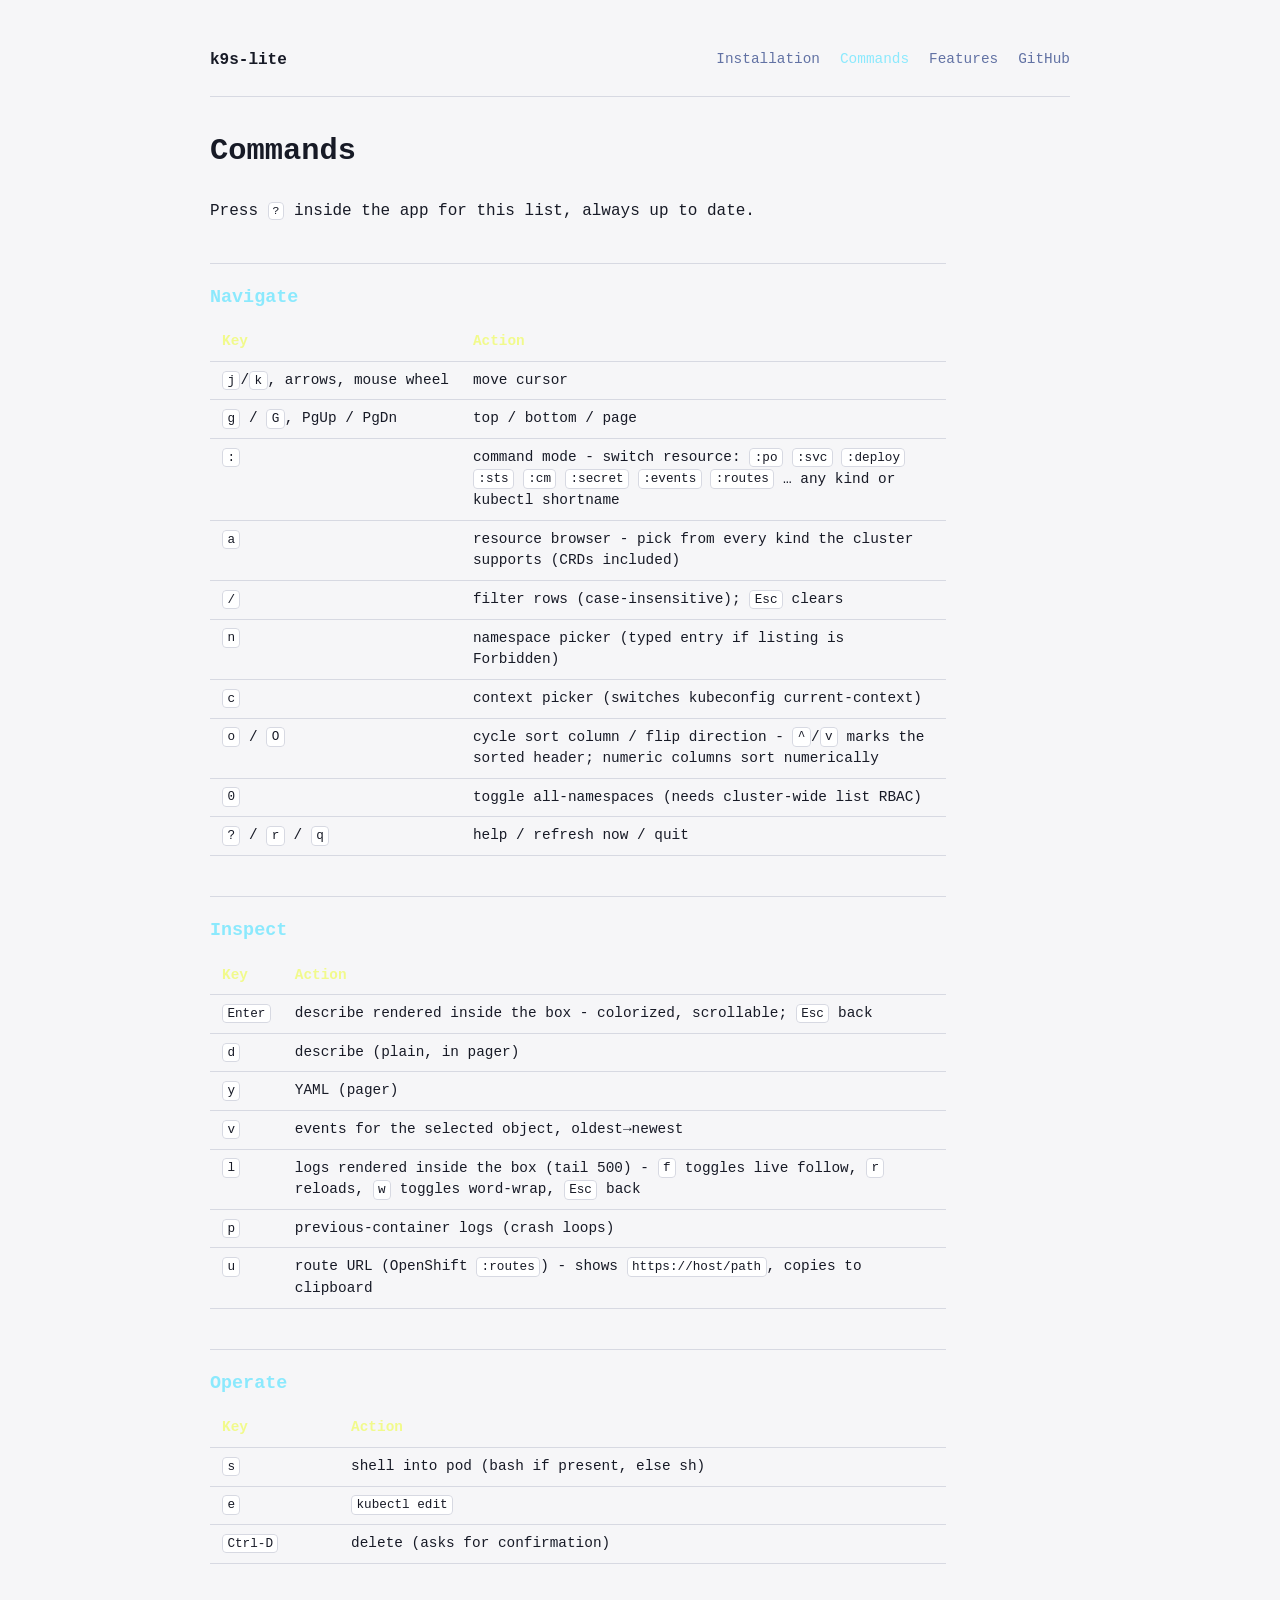
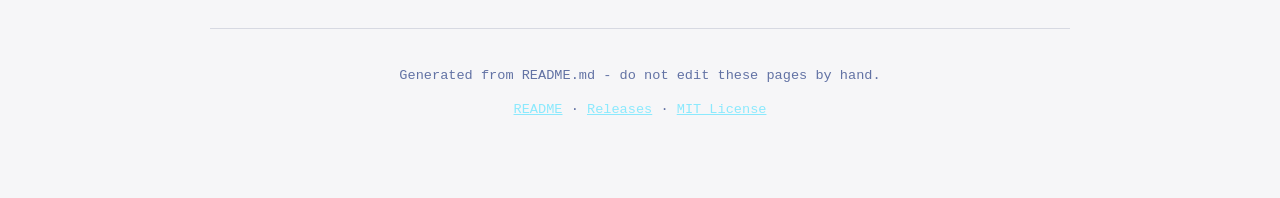
<file: docs/commands.html>
<!doctype html>
<html lang="en">
<head>
<meta charset="utf-8">
<meta name="viewport" content="width=device-width, initial-scale=1">
<title>Commands - k9s-lite</title>
<link rel="stylesheet" href="k9l.css">
</head>
<body>
<div class="wrap">
<nav class="docnav">
  <a class="brand" href="./">k9s-lite</a>
  <a href="install.html">Installation</a>
  <a href="commands.html" class="active">Commands</a>
  <a href="features.html">Features</a>
  <a href="https://github.com/bguruprasad/k9s-lite">GitHub</a>
</nav>
<main class="doc">
<h1>Commands</h1>
<p>
Press <code>?</code> inside the app for this list, always up to date.
</p>
<h2>Navigate</h2>
<div class="tablewrap"><table><thead><tr>
<th>Key</th>
<th>Action</th>
</tr></thead><tbody>
<tr>
<td><code>j</code>/<code>k</code>, arrows, mouse wheel</td>
<td>move cursor</td>
</tr>
<tr>
<td><code>g</code> / <code>G</code>, PgUp / PgDn</td>
<td>top / bottom / page</td>
</tr>
<tr>
<td><code>:</code></td>
<td>command mode - switch resource: <code>:po</code> <code>:svc</code> <code>:deploy</code> <code>:sts</code> <code>:cm</code> <code>:secret</code> <code>:events</code> <code>:routes</code> … any kind or kubectl shortname</td>
</tr>
<tr>
<td><code>a</code></td>
<td>resource browser - pick from every kind the cluster supports (CRDs included)</td>
</tr>
<tr>
<td><code>/</code></td>
<td>filter rows (case-insensitive); <code>Esc</code> clears</td>
</tr>
<tr>
<td><code>n</code></td>
<td>namespace picker (typed entry if listing is Forbidden)</td>
</tr>
<tr>
<td><code>c</code></td>
<td>context picker (switches kubeconfig current-context)</td>
</tr>
<tr>
<td><code>o</code> / <code>O</code></td>
<td>cycle sort column / flip direction - <code>^</code>/<code>v</code> marks the sorted header; numeric columns sort numerically</td>
</tr>
<tr>
<td><code>0</code></td>
<td>toggle all-namespaces (needs cluster-wide list RBAC)</td>
</tr>
<tr>
<td><code>?</code> / <code>r</code> / <code>q</code></td>
<td>help / refresh now / quit</td>
</tr>
</tbody></table></div>
<h2>Inspect</h2>
<div class="tablewrap"><table><thead><tr>
<th>Key</th>
<th>Action</th>
</tr></thead><tbody>
<tr>
<td><code>Enter</code></td>
<td>describe rendered inside the box - colorized, scrollable; <code>Esc</code> back</td>
</tr>
<tr>
<td><code>d</code></td>
<td>describe (plain, in pager)</td>
</tr>
<tr>
<td><code>y</code></td>
<td>YAML (pager)</td>
</tr>
<tr>
<td><code>v</code></td>
<td>events for the selected object, oldest→newest</td>
</tr>
<tr>
<td><code>l</code></td>
<td>logs rendered inside the box (tail 500) - <code>f</code> toggles live follow, <code>r</code> reloads, <code>w</code> toggles word-wrap, <code>Esc</code> back</td>
</tr>
<tr>
<td><code>p</code></td>
<td>previous-container logs (crash loops)</td>
</tr>
<tr>
<td><code>u</code></td>
<td>route URL (OpenShift <code>:routes</code>) - shows <code>https://host/path</code>, copies to clipboard</td>
</tr>
</tbody></table></div>
<h2>Operate</h2>
<div class="tablewrap"><table><thead><tr>
<th>Key</th>
<th>Action</th>
</tr></thead><tbody>
<tr>
<td><code>s</code></td>
<td>shell into pod (bash if present, else sh)</td>
</tr>
<tr>
<td><code>e</code></td>
<td><code>kubectl edit</code></td>
</tr>
<tr>
<td><code>Ctrl-D</code></td>
<td>delete (asks for confirmation)</td>
</tr>
</tbody></table></div>
</main>
<footer>
  <p>Generated from README.md - do not edit these pages by hand.</p>
  <p>
    <a href="https://github.com/bguruprasad/k9s-lite">README</a> &middot;
    <a href="https://github.com/bguruprasad/k9s-lite/releases">Releases</a> &middot;
    <a href="https://github.com/bguruprasad/k9s-lite/blob/main/LICENSE">MIT License</a>
  </p>
</footer>
</div>
</body>
</html>
</file>
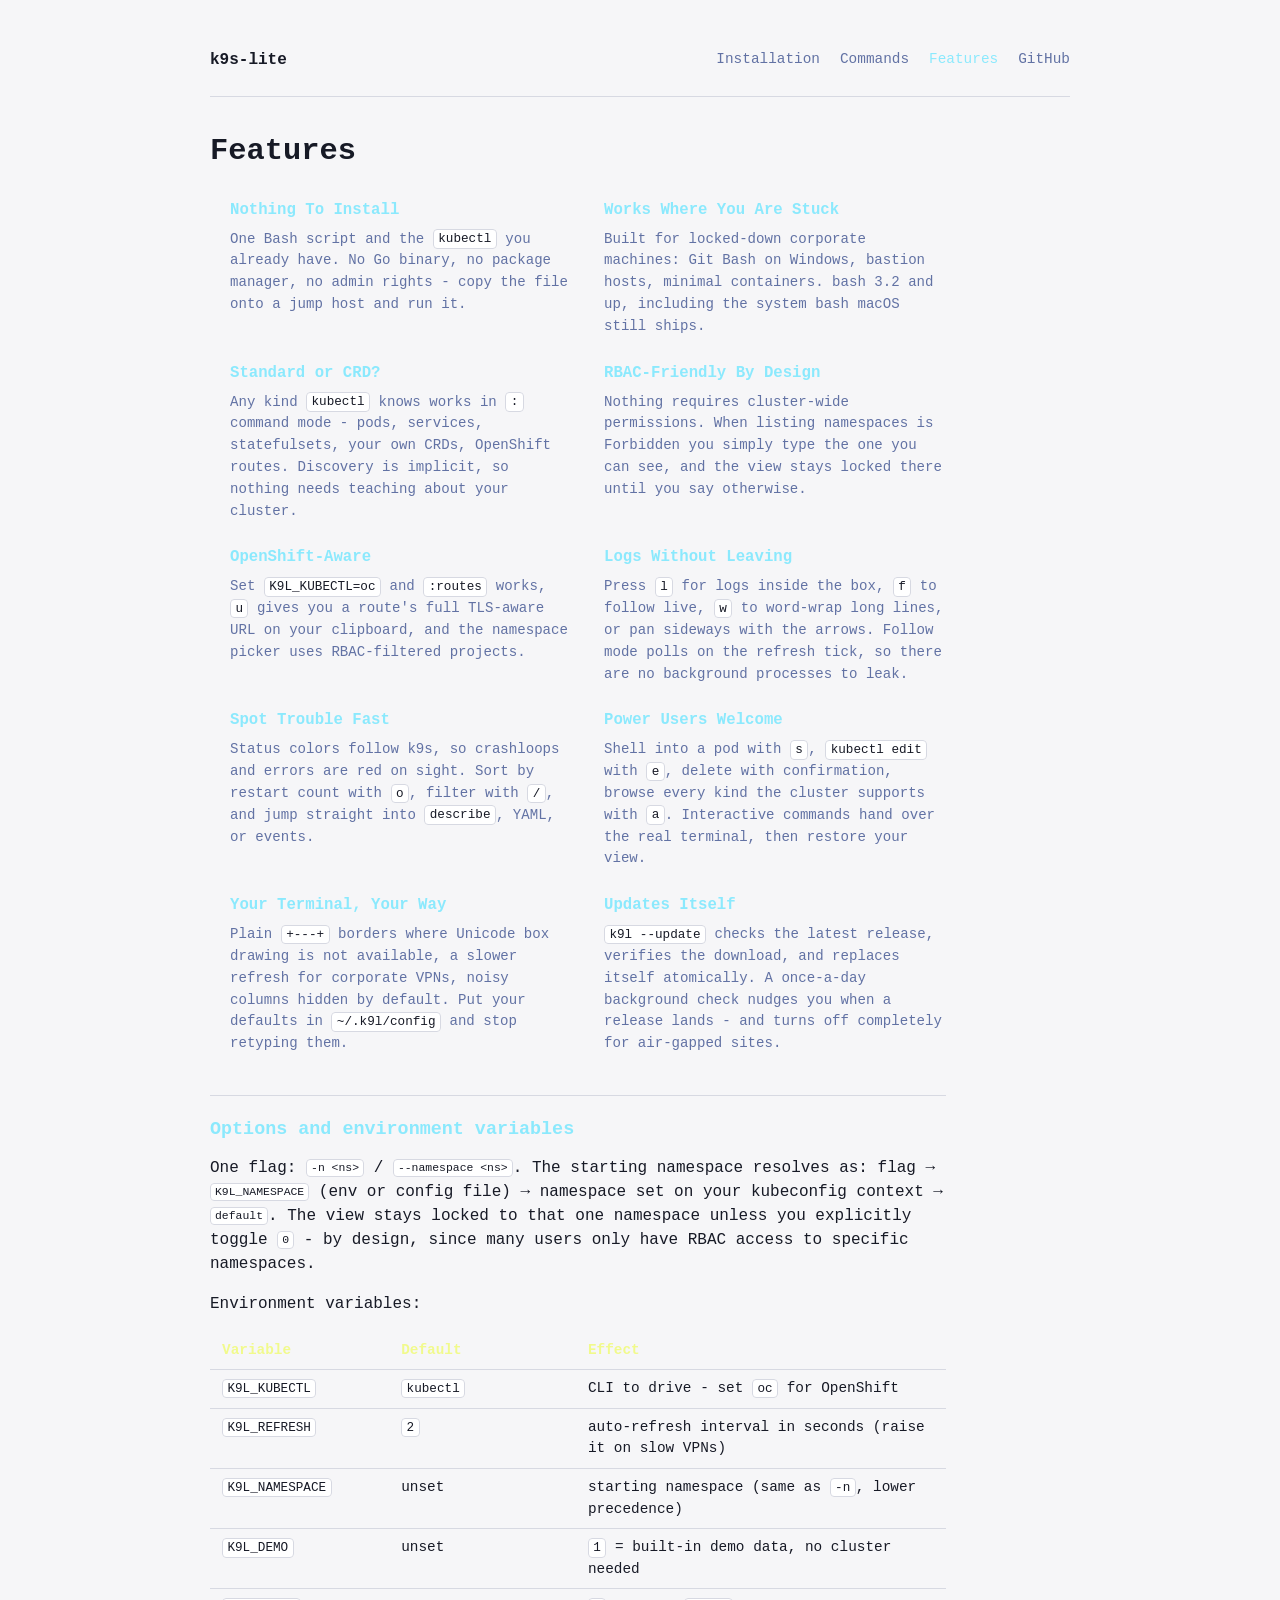
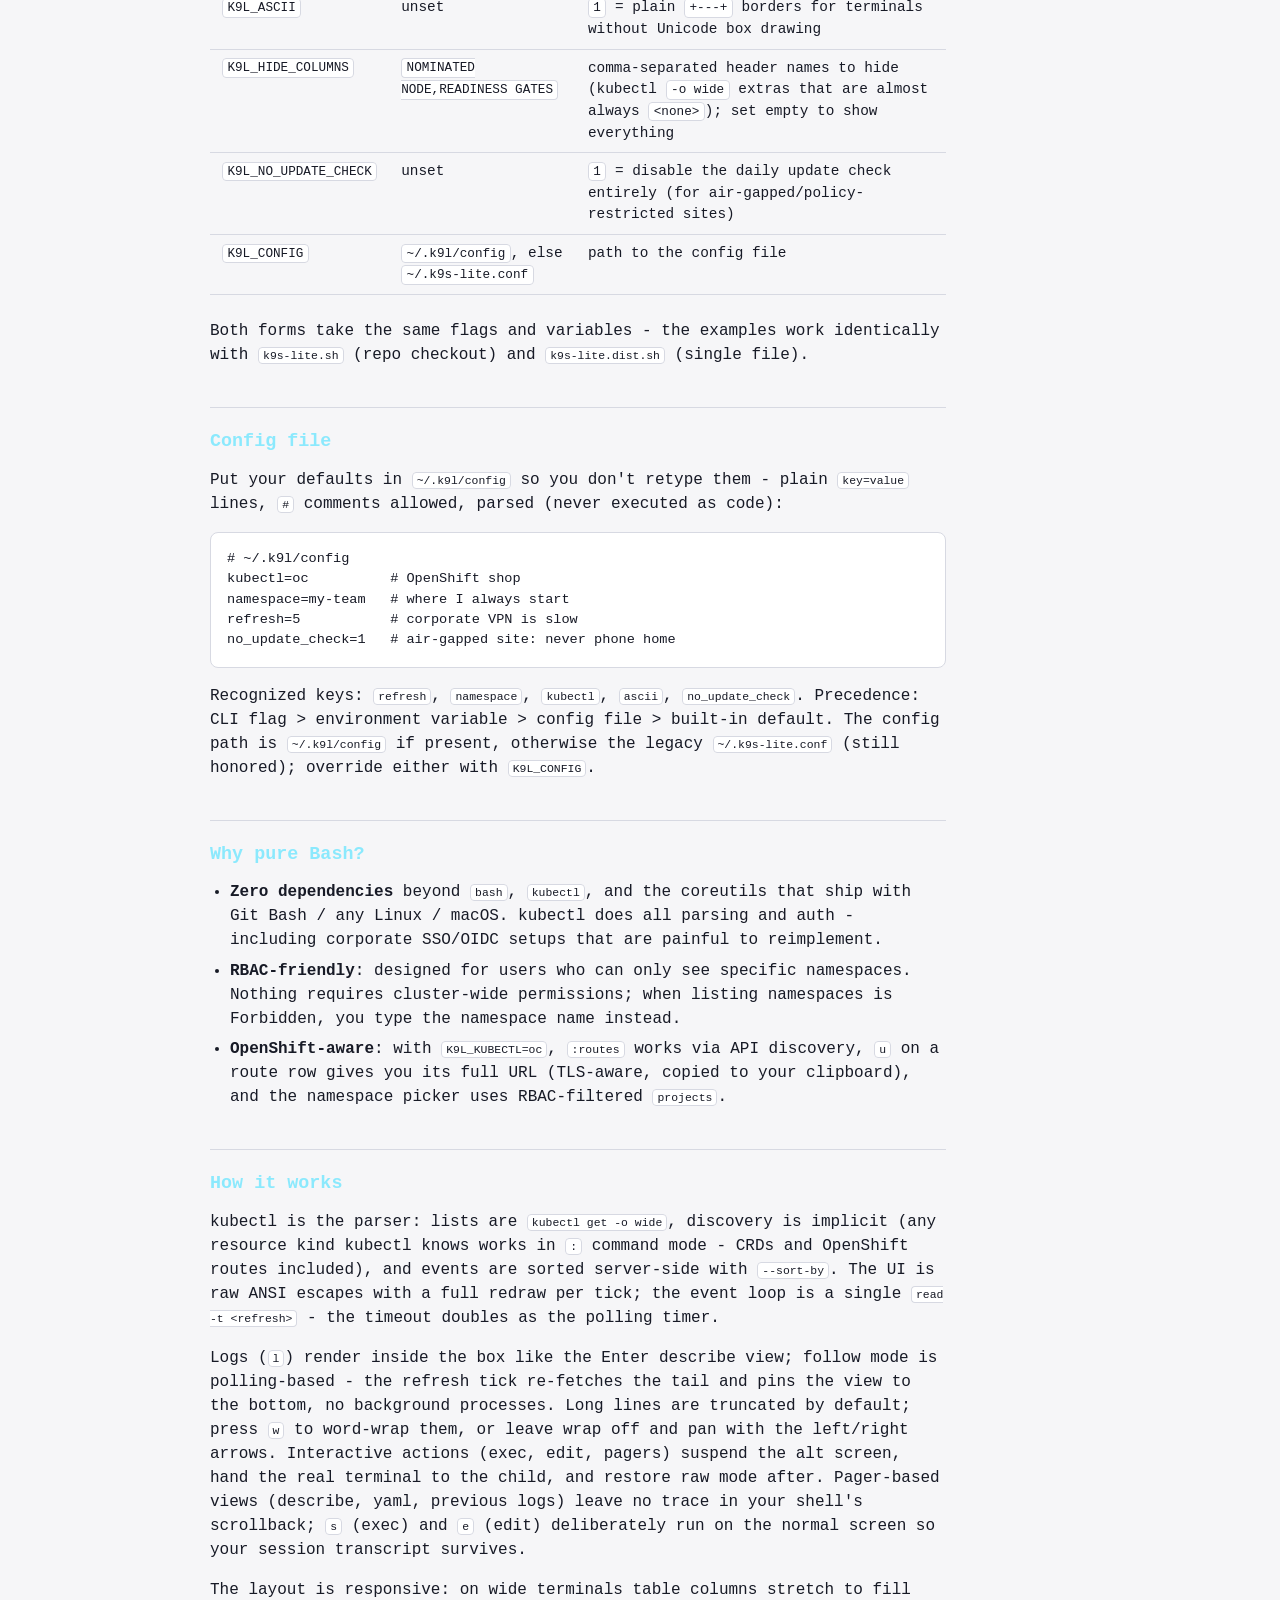
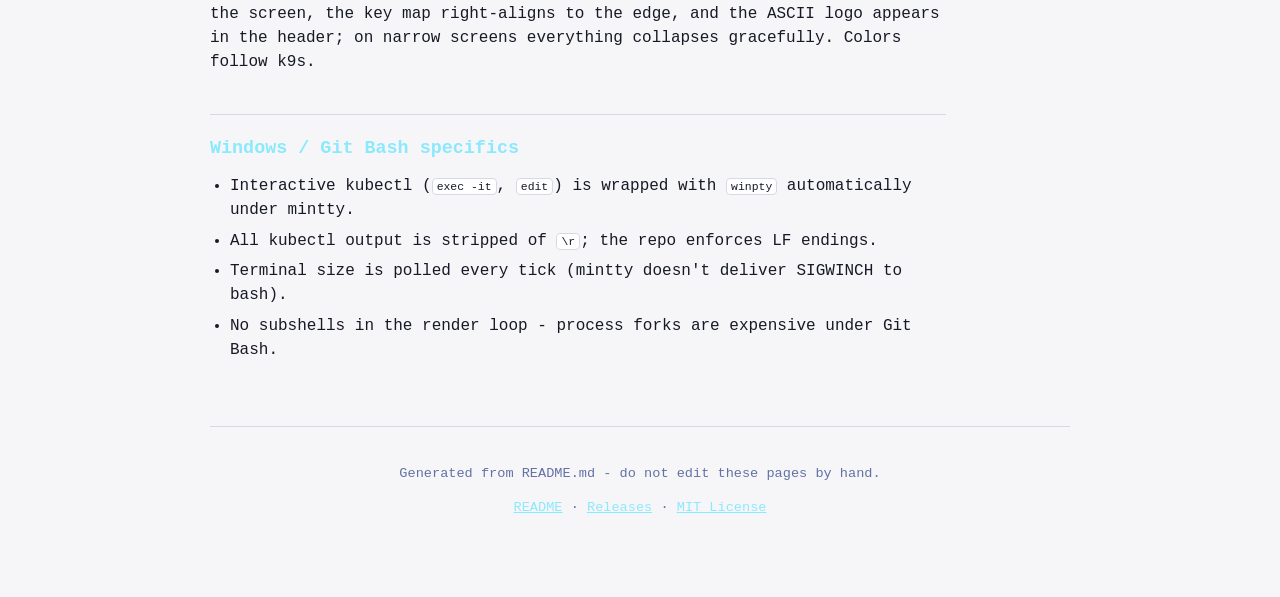
<file: docs/features.html>
<!doctype html>
<html lang="en">
<head>
<meta charset="utf-8">
<meta name="viewport" content="width=device-width, initial-scale=1">
<title>Features - k9s-lite</title>
<link rel="stylesheet" href="k9l.css">
</head>
<body>
<div class="wrap">
<nav class="docnav">
  <a class="brand" href="./">k9s-lite</a>
  <a href="install.html">Installation</a>
  <a href="commands.html">Commands</a>
  <a href="features.html" class="active">Features</a>
  <a href="https://github.com/bguruprasad/k9s-lite">GitHub</a>
</nav>
<main class="doc">
<h1>Features</h1>
    <ul class="featurelist">
      <li>
        <h3>Nothing To Install</h3>
        <p>One Bash script and the <code>kubectl</code> you already have. No Go
          binary, no package manager, no admin rights - copy the file onto a
          jump host and run it.</p>
      </li>
      <li>
        <h3>Works Where You Are Stuck</h3>
        <p>Built for locked-down corporate machines: Git Bash on Windows,
          bastion hosts, minimal containers. bash 3.2 and up, including the
          system bash macOS still ships.</p>
      </li>
      <li>
        <h3>Standard or CRD?</h3>
        <p>Any kind <code>kubectl</code> knows works in <code>:</code> command
          mode - pods, services, statefulsets, your own CRDs, OpenShift routes.
          Discovery is implicit, so nothing needs teaching about your cluster.</p>
      </li>
      <li>
        <h3>RBAC-Friendly By Design</h3>
        <p>Nothing requires cluster-wide permissions. When listing namespaces is
          Forbidden you simply type the one you can see, and the view stays
          locked there until you say otherwise.</p>
      </li>
      <li>
        <h3>OpenShift-Aware</h3>
        <p>Set <code>K9L_KUBECTL=oc</code> and <code>:routes</code> works,
          <code>u</code> gives you a route's full TLS-aware URL on your
          clipboard, and the namespace picker uses RBAC-filtered projects.</p>
      </li>
      <li>
        <h3>Logs Without Leaving</h3>
        <p>Press <code>l</code> for logs inside the box, <code>f</code> to
          follow live, <code>w</code> to word-wrap long lines, or pan sideways
          with the arrows. Follow mode polls on the refresh tick, so there are
          no background processes to leak.</p>
      </li>
      <li>
        <h3>Spot Trouble Fast</h3>
        <p>Status colors follow k9s, so crashloops and errors are red on sight.
          Sort by restart count with <code>o</code>, filter with <code>/</code>,
          and jump straight into <code>describe</code>, YAML, or events.</p>
      </li>
      <li>
        <h3>Power Users Welcome</h3>
        <p>Shell into a pod with <code>s</code>, <code>kubectl edit</code> with
          <code>e</code>, delete with confirmation, browse every kind the
          cluster supports with <code>a</code>. Interactive commands hand over
          the real terminal, then restore your view.</p>
      </li>
      <li>
        <h3>Your Terminal, Your Way</h3>
        <p>Plain <code>+---+</code> borders where Unicode box drawing is not
          available, a slower refresh for corporate VPNs, noisy columns hidden
          by default. Put your defaults in <code>~/.k9l/config</code> and stop
          retyping them.</p>
      </li>
      <li>
        <h3>Updates Itself</h3>
        <p><code>k9l --update</code> checks the latest release, verifies the
          download, and replaces itself atomically. A once-a-day background
          check nudges you when a release lands - and turns off completely for
          air-gapped sites.</p>
      </li>
    </ul>
<h2>Options and environment variables</h2>
<p>
One flag: <code>-n &lt;ns&gt;</code> / <code>--namespace &lt;ns&gt;</code>. The starting namespace resolves as:
flag → <code>K9L_NAMESPACE</code> (env or config file) → namespace set on your kubeconfig
context → <code>default</code>. The view stays locked to that one namespace unless you
explicitly toggle <code>0</code> - by design, since many users only have RBAC access to
specific namespaces.
</p>
<p>
Environment variables:
</p>
<div class="tablewrap"><table><thead><tr>
<th>Variable</th>
<th>Default</th>
<th>Effect</th>
</tr></thead><tbody>
<tr>
<td><code>K9L_KUBECTL</code></td>
<td><code>kubectl</code></td>
<td>CLI to drive - set <code>oc</code> for OpenShift</td>
</tr>
<tr>
<td><code>K9L_REFRESH</code></td>
<td><code>2</code></td>
<td>auto-refresh interval in seconds (raise it on slow VPNs)</td>
</tr>
<tr>
<td><code>K9L_NAMESPACE</code></td>
<td>unset</td>
<td>starting namespace (same as <code>-n</code>, lower precedence)</td>
</tr>
<tr>
<td><code>K9L_DEMO</code></td>
<td>unset</td>
<td><code>1</code> = built-in demo data, no cluster needed</td>
</tr>
<tr>
<td><code>K9L_ASCII</code></td>
<td>unset</td>
<td><code>1</code> = plain <code>+---+</code> borders for terminals without Unicode box drawing</td>
</tr>
<tr>
<td><code>K9L_HIDE_COLUMNS</code></td>
<td><code>NOMINATED NODE,READINESS GATES</code></td>
<td>comma-separated header names to hide (kubectl <code>-o wide</code> extras that are almost always <code>&lt;none&gt;</code>); set empty to show everything</td>
</tr>
<tr>
<td><code>K9L_NO_UPDATE_CHECK</code></td>
<td>unset</td>
<td><code>1</code> = disable the daily update check entirely (for air-gapped/policy-restricted sites)</td>
</tr>
<tr>
<td><code>K9L_CONFIG</code></td>
<td><code>~/.k9l/config</code>, else <code>~/.k9s-lite.conf</code></td>
<td>path to the config file</td>
</tr>
</tbody></table></div>
<p>
Both forms take the same flags and variables - the examples work identically
with <code>k9s-lite.sh</code> (repo checkout) and <code>k9s-lite.dist.sh</code> (single file).
</p>
<h2>Config file</h2>
<p>
Put your defaults in <code>~/.k9l/config</code> so you don't retype them - plain
<code>key=value</code> lines, <code>#</code> comments allowed, parsed (never executed as code):
</p>
<pre><code># ~/.k9l/config
kubectl=oc          # OpenShift shop
namespace=my-team   # where I always start
refresh=5           # corporate VPN is slow
no_update_check=1   # air-gapped site: never phone home</code></pre>
<p>
Recognized keys: <code>refresh</code>, <code>namespace</code>, <code>kubectl</code>, <code>ascii</code>, <code>no_update_check</code>.
Precedence: CLI flag &gt; environment variable &gt; config file &gt; built-in default.
The config path is <code>~/.k9l/config</code> if present, otherwise the legacy
<code>~/.k9s-lite.conf</code> (still honored); override either with <code>K9L_CONFIG</code>.
</p>
<h2>Why pure Bash?</h2>
<ul>
<li><strong>Zero dependencies</strong> beyond <code>bash</code>, <code>kubectl</code>, and the coreutils that ship
 with Git Bash / any Linux / macOS. kubectl does all parsing and auth -
 including corporate SSO/OIDC setups that are painful to reimplement.
</li>
<li><strong>RBAC-friendly</strong>: designed for users who can only see specific namespaces.
 Nothing requires cluster-wide permissions; when listing namespaces is
 Forbidden, you type the namespace name instead.
</li>
<li><strong>OpenShift-aware</strong>: with <code>K9L_KUBECTL=oc</code>, <code>:routes</code> works via API
 discovery, <code>u</code> on a route row gives you its full URL (TLS-aware, copied
 to your clipboard), and the namespace picker uses RBAC-filtered <code>projects</code>.
</li>
</ul>
<h2>How it works</h2>
<p>
kubectl is the parser: lists are <code>kubectl get -o wide</code>, discovery is implicit
(any resource kind kubectl knows works in <code>:</code> command mode - CRDs and OpenShift
routes included), and events are sorted server-side with <code>--sort-by</code>. The UI is
raw ANSI escapes with a full redraw per tick; the event loop is a single
<code>read -t &lt;refresh&gt;</code> - the timeout doubles as the polling timer.
</p>
<p>
Logs (<code>l</code>) render inside the box like the Enter describe view; follow mode is
polling-based - the refresh tick re-fetches the tail and pins the view to the
bottom, no background processes. Long lines are truncated by default; press
<code>w</code> to word-wrap them, or leave wrap off and pan with the left/right arrows.
Interactive actions (exec, edit, pagers)
suspend the alt screen, hand the real terminal to the child, and restore raw
mode after. Pager-based views (describe, yaml, previous logs) leave no trace
in your shell's scrollback; <code>s</code> (exec) and <code>e</code> (edit) deliberately run on the
normal screen so your session transcript survives.
</p>
<p>
The layout is responsive: on wide terminals table columns stretch to fill the
screen, the key map right-aligns to the edge, and the ASCII logo appears in the
header; on narrow screens everything collapses gracefully. Colors follow k9s.
</p>
<h2>Windows / Git Bash specifics</h2>
<ul>
<li>Interactive kubectl (<code>exec -it</code>, <code>edit</code>) is wrapped with <code>winpty</code>
 automatically under mintty.
</li>
<li>All kubectl output is stripped of <code>\r</code>; the repo enforces LF endings.
</li>
<li>Terminal size is polled every tick (mintty doesn't deliver SIGWINCH to bash).
</li>
<li>No subshells in the render loop - process forks are expensive under Git Bash.
</li>
</ul>
</main>
<footer>
  <p>Generated from README.md - do not edit these pages by hand.</p>
  <p>
    <a href="https://github.com/bguruprasad/k9s-lite">README</a> &middot;
    <a href="https://github.com/bguruprasad/k9s-lite/releases">Releases</a> &middot;
    <a href="https://github.com/bguruprasad/k9s-lite/blob/main/LICENSE">MIT License</a>
  </p>
</footer>
</div>
</body>
</html>
</file>
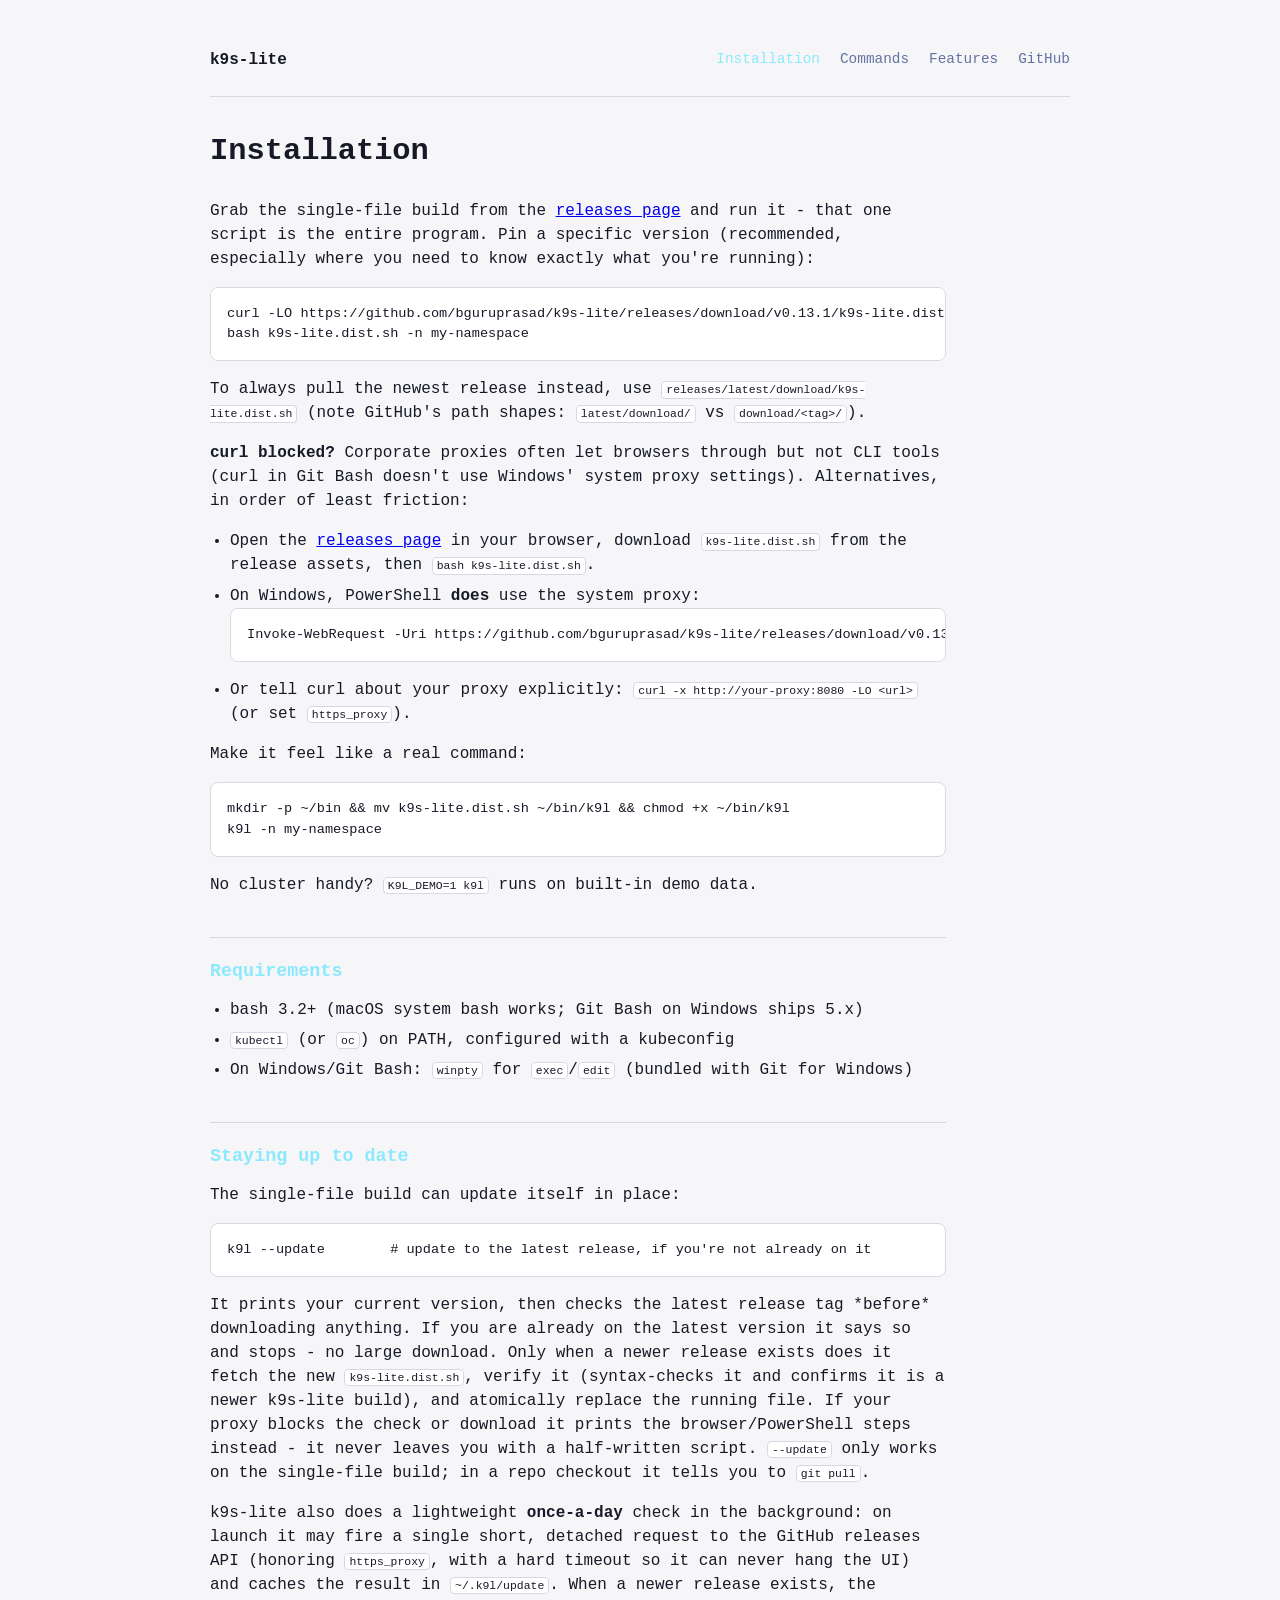
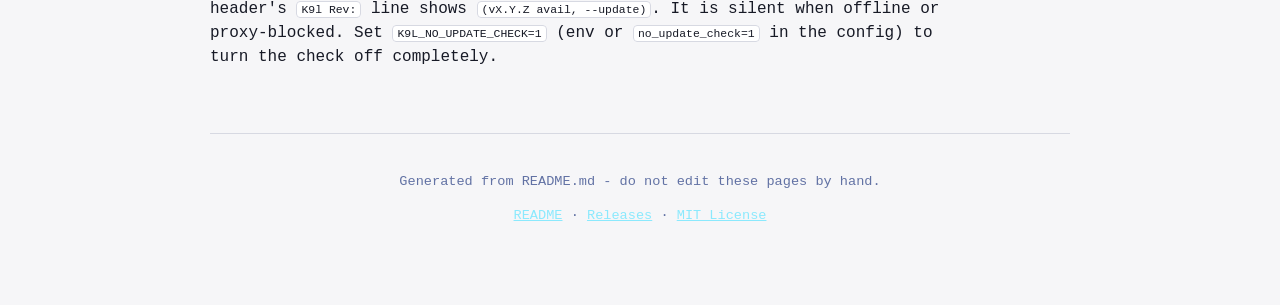
<file: docs/install.html>
<!doctype html>
<html lang="en">
<head>
<meta charset="utf-8">
<meta name="viewport" content="width=device-width, initial-scale=1">
<title>Installation - k9s-lite</title>
<link rel="stylesheet" href="k9l.css">
</head>
<body>
<div class="wrap">
<nav class="docnav">
  <a class="brand" href="./">k9s-lite</a>
  <a href="install.html" class="active">Installation</a>
  <a href="commands.html">Commands</a>
  <a href="features.html">Features</a>
  <a href="https://github.com/bguruprasad/k9s-lite">GitHub</a>
</nav>
<main class="doc">
<h1>Installation</h1>
<p>
Grab the single-file build from the <a href="https://github.com/bguruprasad/k9s-lite/releases">releases page</a> and run it -
that one script is the entire program. Pin a specific version (recommended,
especially where you need to know exactly what you're running):
</p>
<pre><code>curl -LO https://github.com/bguruprasad/k9s-lite/releases/download/v0.13.1/k9s-lite.dist.sh
bash k9s-lite.dist.sh -n my-namespace</code></pre>
<p>
To always pull the newest release instead, use
<code>releases/latest/download/k9s-lite.dist.sh</code> (note GitHub's path shapes:
<code>latest/download/</code> vs <code>download/&lt;tag&gt;/</code>).
</p>
<p>
<strong>curl blocked?</strong> Corporate proxies often let browsers through but not CLI
tools (curl in Git Bash doesn't use Windows' system proxy settings).
Alternatives, in order of least friction:
</p>
<ul>
<li>Open the <a href="https://github.com/bguruprasad/k9s-lite/releases">releases page</a> in your browser, download
 <code>k9s-lite.dist.sh</code> from the release assets, then <code>bash k9s-lite.dist.sh</code>.
</li>
<li>On Windows, PowerShell <strong>does</strong> use the system proxy:
<pre><code>Invoke-WebRequest -Uri https://github.com/bguruprasad/k9s-lite/releases/download/v0.13.1/k9s-lite.dist.sh -OutFile k9s-lite.dist.sh</code></pre>
</li>
<li>Or tell curl about your proxy explicitly:
 <code>curl -x http://your-proxy:8080 -LO &lt;url&gt;</code> (or set <code>https_proxy</code>).
</li>
</ul>
<p>
Make it feel like a real command:
</p>
<pre><code>mkdir -p ~/bin &amp;&amp; mv k9s-lite.dist.sh ~/bin/k9l &amp;&amp; chmod +x ~/bin/k9l
k9l -n my-namespace</code></pre>
<p>
No cluster handy? <code>K9L_DEMO=1 k9l</code> runs on built-in demo data.
</p>
<h2>Requirements</h2>
<ul>
<li>bash 3.2+ (macOS system bash works; Git Bash on Windows ships 5.x)
</li>
<li><code>kubectl</code> (or <code>oc</code>) on PATH, configured with a kubeconfig
</li>
<li>On Windows/Git Bash: <code>winpty</code> for <code>exec</code>/<code>edit</code> (bundled with Git for Windows)
</li>
</ul>
<h2>Staying up to date</h2>
<p>
The single-file build can update itself in place:
</p>
<pre><code>k9l --update        # update to the latest release, if you're not already on it</code></pre>
<p>
It prints your current version, then checks the latest release tag *before*
downloading anything. If you are already on the latest version it says so and
stops - no large download. Only when a newer release exists does it fetch the
new <code>k9s-lite.dist.sh</code>, verify it (syntax-checks it and confirms it is a newer
k9s-lite build), and atomically replace the running file. If your proxy blocks
the check or download it prints the browser/PowerShell steps instead - it never
leaves you with a half-written script. <code>--update</code> only works on the single-file
build; in a repo checkout it tells you to <code>git pull</code>.
</p>
<p>
k9s-lite also does a lightweight <strong>once-a-day</strong> check in the background: on
launch it may fire a single short, detached request to the GitHub releases API
(honoring <code>https_proxy</code>, with a hard timeout so it can never hang the UI) and
caches the result in <code>~/.k9l/update</code>. When a newer release exists, the header's
<code>K9l Rev:</code> line shows <code>(vX.Y.Z avail, --update)</code>. It is silent when offline or
proxy-blocked. Set <code>K9L_NO_UPDATE_CHECK=1</code> (env or <code>no_update_check=1</code> in the
config) to turn the check off completely.
</p>
</main>
<footer>
  <p>Generated from README.md - do not edit these pages by hand.</p>
  <p>
    <a href="https://github.com/bguruprasad/k9s-lite">README</a> &middot;
    <a href="https://github.com/bguruprasad/k9s-lite/releases">Releases</a> &middot;
    <a href="https://github.com/bguruprasad/k9s-lite/blob/main/LICENSE">MIT License</a>
  </p>
</footer>
</div>
</body>
</html>
</file>
<file: docs/k9l.css>
:root {
  --bg: #171a26;
  --bg-alt: #22263a;
  --fg: #f8f8f2;
  --border: #2c3040;
  --accent-cyan: #8be9fd;
  --accent-yellow: #f1fa8c;
  --accent-pink: #ff79c6;
  --accent-green: #50fa7b;
  --accent-red: #ff5555;
  --accent-gray: #6272a4;
  --mono: Menlo, Consolas, "Liberation Mono", monospace;
  /* rendered width of the terminal's 100-column grid at its font size; the
     demo's control rows use it so they share the box's edges */
  --term-w: 824px;

  /* ANSI palette for the simulated terminal only. These mirror the SGR codes
     the real tool emits, NOT the page's brand accents - the terminal should
     look like a terminal. Values are the xterm defaults for each code.
       C_LBL  \e[33m   standard yellow (mustard, not bright yellow)
       C_VAL  \e[1;97m bold bright white
       C_KEY  \e[94m   bright blue
       C_ACT  \e[90m   bright black (gray)
     Row status colors (lib/table.sh:111-119) use the STANDARD tier, not the
     bright one: \e[31m red, \e[32m green, \e[33m yellow (same as C_LBL),
     \e[90m gray. See k9s-lite.sh:72-76

     Values follow a modern terminal's standard tier rather than xterm's
     1990s defaults - xterm's #cd0000 / #00cd00 are too dim to read on this
     background, and no terminal anyone actually runs k9s-lite in still
     uses them. The hues match; the luminance is what a real user sees. */
  --ansi-yellow: #b58900;
  --ansi-white: #ffffff;
  --ansi-blue: #6a6aff;
  --ansi-gray: #8a8a8a;
  --ansi-red: #e05561;
  --ansi-green: #4db56a;
}

@media (prefers-color-scheme: light) {
  :root {
    --bg: #f6f6f8;
    --bg-alt: #ffffff;
    --fg: #171a26;
    --border: #d7d9e2;
    --accent-gray: #6272a4;
  }
}

* { box-sizing: border-box; }

body {
  margin: 0;
  background: var(--bg);
  color: var(--fg);
  font-family: var(--mono);
  line-height: 1.5;
}

.wrap {
  max-width: 900px;
  margin: 0 auto;
  padding: 2rem 1.25rem 4rem;
}

.hero {
  text-align: center;
  padding: 2rem 0 0;
}

.hero img.logo {
  width: 280px;
  max-width: 80%;
  height: auto;
}

.hero p.tagline {
  font-size: 1.1rem;
  color: var(--accent-gray);
  margin: 0.5rem 0 1rem;
}

.badges img { margin: 0 0.15rem; }

#demo {
  margin: 1.25rem 0 2rem;
}

#k9l-term {
  width: max-content;
  max-width: 100%;
  margin: 0 auto;
  background: #0d0e14;
  color: #eee;
  border: 1px solid var(--border);
  border-radius: 8px;
  padding: 0.75rem 1rem;
  overflow-x: auto;
  font-size: 0.82rem;
  line-height: 1.35;
  white-space: pre;
  outline: none;
}

#k9l-term:focus {
  border-color: var(--accent-cyan);
}

.demo-cmd-buttons {
  display: flex;
  flex-wrap: wrap;
  /* centred within the row's width, so a wrapped second row sits balanced
     under the first rather than hugging either edge */
  justify-content: center;
  gap: 0.5rem;
  /* Cap the row at the terminal box's width so it wraps inside the box's
     edges rather than spanning the page. The terminal is 100 columns at
     0.82rem in the same monospace face, which lands at ~824px; --term-w
     keeps that number in one place. */
  width: var(--term-w);
  max-width: 100%;
  margin: 0.5rem auto 0;
}

.demo-controls {
  display: flex;
  flex-wrap: wrap;
  justify-content: center;
  gap: 0.5rem;
  margin: 0.5rem auto 0;
  width: max-content;
  max-width: 100%;
}

.demo-controls button,
.demo-cmd-buttons button {
  font-family: var(--mono);
  background: var(--bg-alt);
  color: var(--fg);
  border: 1px solid var(--border);
  border-radius: 6px;
  padding: 0.35rem 0.8rem;
  cursor: pointer;
}

.demo-controls button:hover,
.demo-cmd-buttons button:hover { border-color: var(--accent-cyan); }

.demo-cmd-buttons button {
  font-size: 0.78rem;
  padding: 0.3rem 0.6rem;
}

.demo-hint {
  color: var(--accent-gray);
  font-size: 0.85rem;
  margin-top: 0.4rem;
}

section.install {
  margin: 3rem 0;
}

section.install h2 { margin-bottom: 0.5rem; }

pre.cmd {
  background: var(--bg-alt);
  border: 1px solid var(--border);
  border-radius: 8px;
  padding: 1rem;
  overflow-x: auto;
  position: relative;
}

pre.cmd button.copy {
  position: absolute;
  top: 0.5rem;
  right: 0.5rem;
  font-family: var(--mono);
  font-size: 0.75rem;
  background: var(--bg);
  color: var(--fg);
  border: 1px solid var(--border);
  border-radius: 4px;
  padding: 0.2rem 0.5rem;
  cursor: pointer;
}

details.fallback {
  margin-top: 1rem;
  color: var(--accent-gray);
}

details.fallback summary {
  cursor: pointer;
  color: var(--fg);
}

footer {
  margin-top: 4rem;
  padding-top: 1.5rem;
  border-top: 1px solid var(--border);
  text-align: center;
  color: var(--accent-gray);
  font-size: 0.85rem;
}

footer a { color: var(--accent-cyan); }

@media (max-width: 600px) {
  #k9l-term { font-size: 0.62rem; }
}

/* Terminal content mirrors the real tool's SGR codes (k9s-lite.sh:72-76,
   lib/table.sh:111-119), so it uses the --ansi-* palette, not the page's
   brand accents. The logo takes C_LBL and the tagline C_ACT, per
   add_info_line and build_info (k9s-lite.sh:126,159). */
#k9l-term b { font-weight: 700; }
#k9l-term .hdr-lbl { color: var(--ansi-yellow); }
#k9l-term .hdr-val { color: var(--ansi-white); font-weight: 700; }
#k9l-term .hdr-key { color: var(--ansi-blue); }
#k9l-term .hdr-act { color: var(--ansi-gray); }
#k9l-term .hdr-logo { color: var(--ansi-yellow); }
#k9l-term .hdr-tag { color: var(--ansi-gray); }
#k9l-term .st-red { color: var(--ansi-red); }
#k9l-term .st-yellow { color: var(--ansi-yellow); }
#k9l-term .st-green { color: var(--ansi-green); }
#k9l-term .st-gray { color: var(--ansi-gray); }
#k9l-term .row-cursor { background: #f8f8f2; color: #171a26; }

/* --- doc pages (install/commands/features, generated by hack/build-docs.sh) - */

.docnav {
  display: flex;
  flex-wrap: wrap;
  align-items: center;
  gap: 1.25rem;
  padding: 1rem 0 1.5rem;
  border-bottom: 1px solid var(--border);
  margin-bottom: 2rem;
}

.docnav a {
  color: var(--accent-gray);
  text-decoration: none;
  font-size: 0.9rem;
}

.docnav a:hover { color: var(--fg); }
.docnav a.active { color: var(--accent-cyan); }

.docnav .brand {
  color: var(--fg);
  font-weight: 700;
  margin-right: auto;
  font-size: 1rem;
}

.doc { max-width: 46rem; }

.doc h1 {
  font-size: 1.9rem;
  margin: 0 0 1.5rem;
}

.doc h2 {
  font-size: 1.15rem;
  margin: 2.5rem 0 0.75rem;
  padding-top: 1.25rem;
  border-top: 1px solid var(--border);
  color: var(--accent-cyan);
}

.doc p { margin: 0 0 1rem; }
.doc ul { margin: 0 0 1rem; padding-left: 1.25rem; }
.doc li { margin-bottom: 0.4rem; }

.doc code {
  background: var(--bg-alt);
  border: 1px solid var(--border);
  border-radius: 4px;
  padding: 0.1em 0.35em;
  font-size: 0.88em;
}

.doc pre {
  background: var(--bg-alt);
  border: 1px solid var(--border);
  border-radius: 8px;
  padding: 1rem;
  overflow-x: auto;
  margin: 0 0 1rem;
}

.doc pre code {
  background: none;
  border: 0;
  padding: 0;
  font-size: 0.85rem;
}

.tablewrap { overflow-x: auto; margin: 0 0 1.5rem; }

.doc table {
  border-collapse: collapse;
  width: 100%;
  font-size: 0.9rem;
}

.doc th, .doc td {
  text-align: left;
  padding: 0.5rem 0.75rem;
  border-bottom: 1px solid var(--border);
  vertical-align: top;
}

.doc th {
  color: var(--accent-yellow);
  font-weight: 700;
  white-space: nowrap;
}

.doc td:first-child { white-space: nowrap; }

.herolinks {
  display: flex;
  flex-wrap: wrap;
  justify-content: center;
  gap: 1.5rem;
  margin: 1.25rem 0 0;
}

.herolinks a {
  color: var(--accent-cyan);
  text-decoration: none;
  font-size: 0.95rem;
}

.herolinks a:hover { text-decoration: underline; }

/* --- feature list (landing page pitch, lifted onto features.html) --------- */

section.features { margin: 3.5rem 0; }

.featurelist {
  list-style: none;
  margin: 1.5rem 0 0;
  padding: 0;
  display: grid;
  /* Two columns, so the ten features fill five even rows with no orphan on
     the last one. auto-fit gave three columns on the wide landing page and
     stranded a single item, so the count is fixed rather than fluid; the
     media query below drops it to one column when two no longer fit. */
  grid-template-columns: repeat(2, 1fr);
  gap: 1.5rem 2rem;
}

@media (max-width: 34rem) {
  .featurelist { grid-template-columns: 1fr; }
}

.featurelist li { margin: 0; }

.featurelist h3 {
  margin: 0 0 0.4rem;
  font-size: 0.98rem;
  color: var(--accent-cyan);
}

.featurelist p {
  margin: 0;
  font-size: 0.88rem;
  color: var(--accent-gray);
  line-height: 1.55;
}

.featurelist code {
  color: var(--fg);
  font-size: 0.9em;
}

/* on the docs page the list sits above the reference sections */
.doc .featurelist { margin-bottom: 2.5rem; }
</file>
